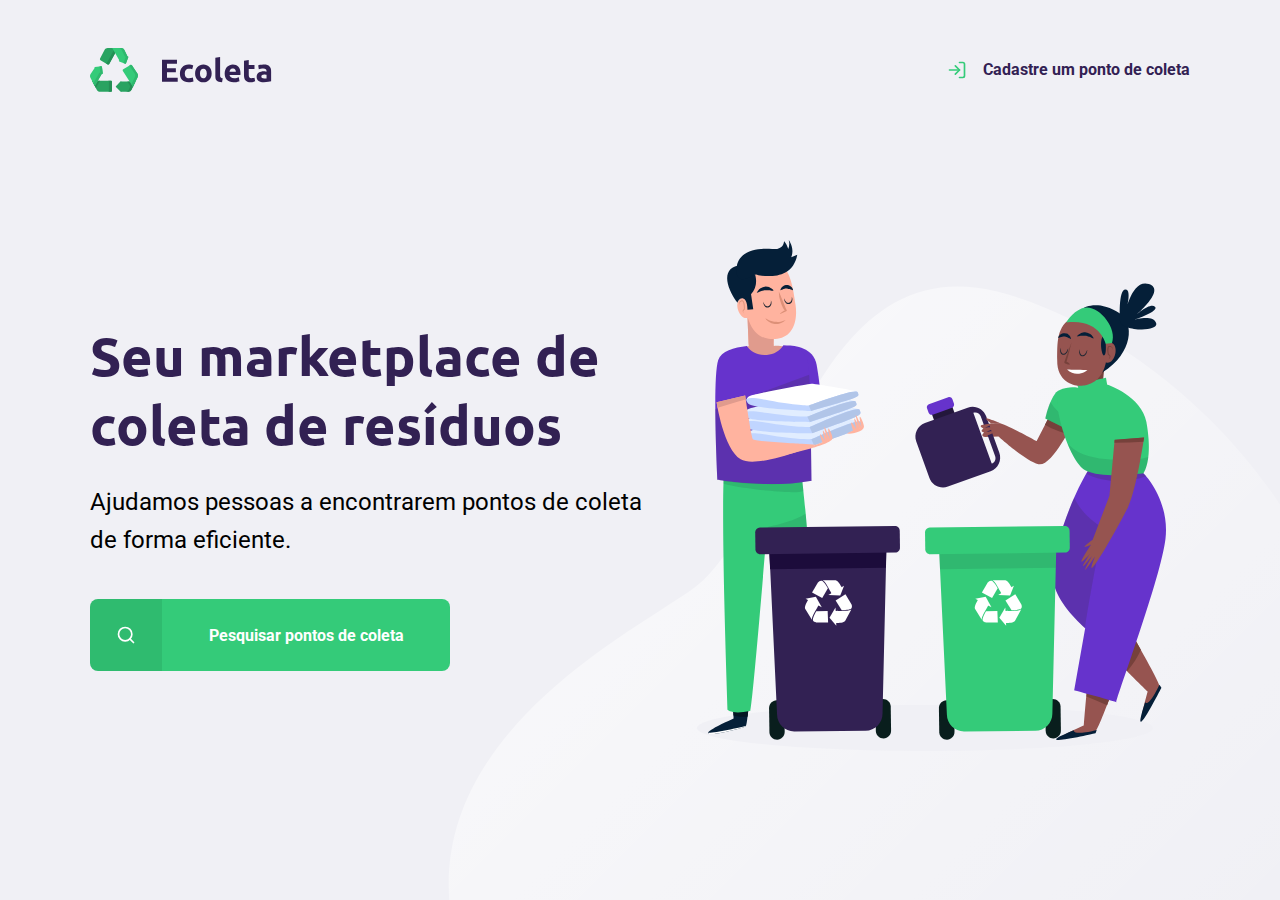
<file: index.html>
<!DOCTYPE html>
<html lang="en">
    <head>
        <meta charset="UTF-8" />
        <meta name="viewport" content="width=device-width, initial-scale=1.0" />
        <title>Ecoleta</title>
        <link
            href="https://fonts.googleapis.com/css2?family=Roboto&family=Ubuntu:wght@700display=swap"
            rel="stylesheet"
        />
        <link rel="stylesheet" href="./css/main.css" />
    </head>

    <body>
        <div id="page-home">
            <div class="content">
                <header>
                    <img src="/assets/logo.svg" alt="Logomarca" />
                    <a href="http://google.com.br">
                        <span></span>
                        Cadastre um ponto de coleta</a
                    >
                </header>

                <main>
                    <h1>Seu marketplace de coleta de resíduos</h1>
                    <p>
                        Ajudamos pessoas a encontrarem pontos de coleta de forma
                        eficiente.
                    </p>
                    <a href="#">
                        <span></span>
                        <strong>
                            Pesquisar pontos de coleta
                        </strong>
                    </a>
                </main>
            </div>
        </div>
    </body>
</html>
</file>
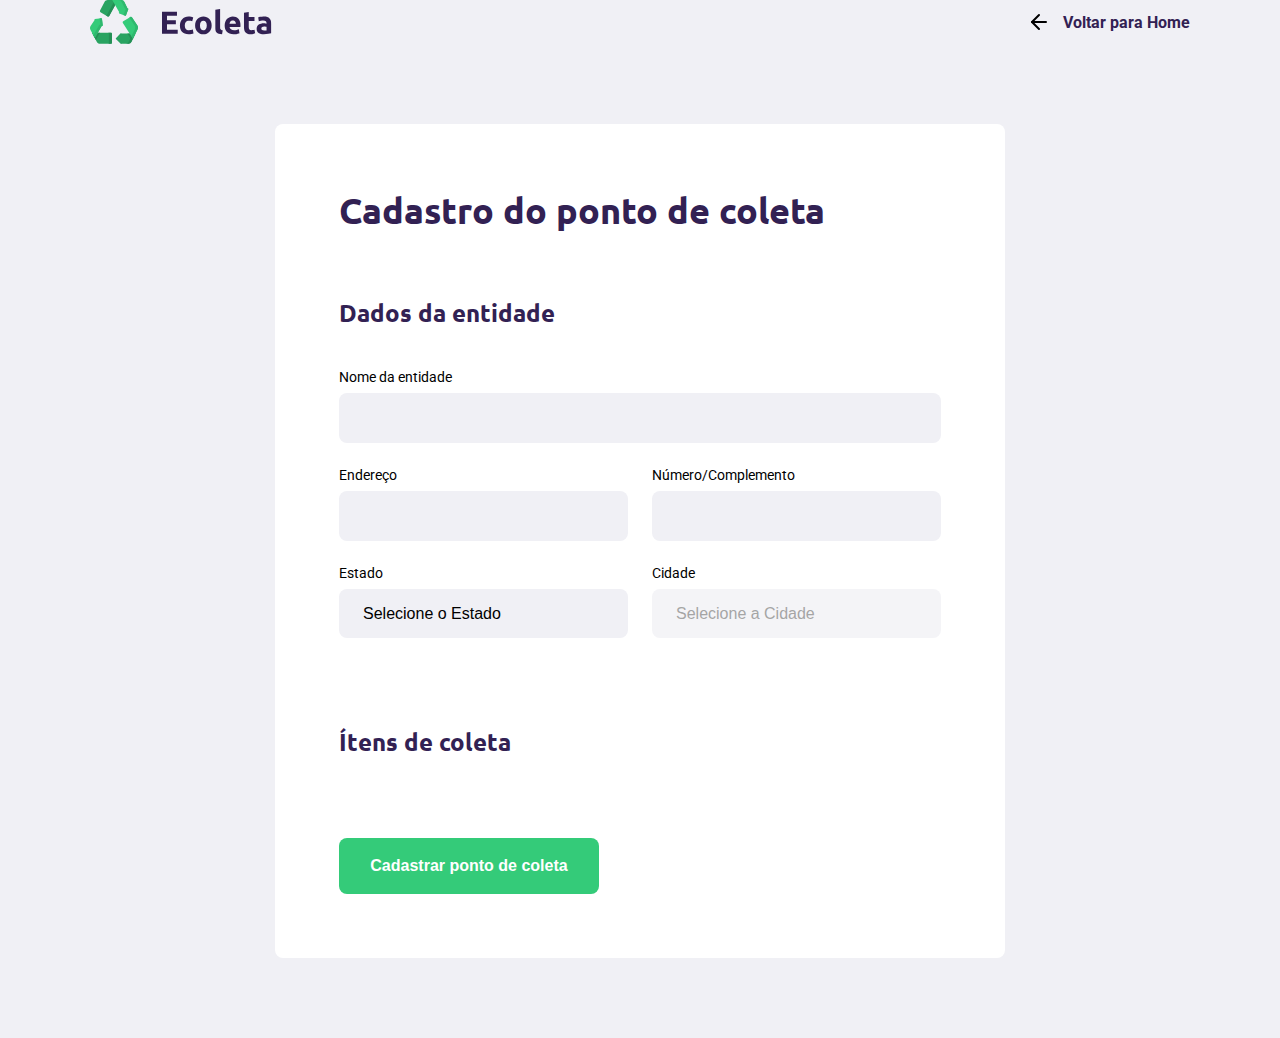
<file: create-point.html>
<!DOCTYPE html>
<html lang="pt_br">
    <head>
        <meta charset="UTF-8" />
        <meta name="viewport" content="width=device-width, initial-scale=1.0" />
        <title>Ecoleta</title>
        <link
            href="https://fonts.googleapis.com/css2?family=Roboto&family=Ubuntu:wght@700display=swap"
            rel="stylesheet"
        />

        <link rel="stylesheet" href="./css/main.css" />
        <link rel="stylesheet" href="./css/create-point.css" />
        <link rel="stylesheet" href="./css/resposive.css" />
    </head>

    <body>
        <div id="page-create-point">
            <header>
                <img src="./assets/logo.svg" alt="Logomarca" />
                <a href="http://google.com.br">
                    <span></span>
                    Voltar para Home
                </a>
            </header>

            <form action="">
                <h1>Cadastro do ponto de coleta</h1>

                <fieldset>
                    <legend>
                        <h2>Dados da entidade</h2>
                    </legend>
                    <div class="field">
                        <label for="name">Nome da entidade</label>
                        <input type="text" name="name" />
                    </div>

                    <div class="field-group">
                        <div class="field">
                            <label for="address">Endereço</label>
                            <input type="text" name="address" />
                        </div>

                        <div class="field">
                            <label for="address2">Número/Complemento</label>
                            <input type="text" name="address2" />
                        </div>
                    </div>

                    <div class="field-group">
                        <div class="field">
                            <label for="state">Estado</label>
                            <select name="uf">
                                <option value="">Selecione o Estado</option>
                            </select>
                            <input type="hidden" name="state">
                        </div>

                        <div class="field">
                            <label for="city">Cidade</label>
                            <select name="city" disabled>
                                <option value="">Selecione a Cidade</option>
                            </select>
                        </div>
                    </div>
                </fieldset>

                <fieldset>
                    <legend>
                        <h2>Ítens de coleta</h2>
                    </legend>
                </fieldset>

                <button type="submit">Cadastrar ponto de coleta</button>
            </form>
        </div>
        <script src="./scripts/create-point.js"></script>
    </body>
</html>
</file>
<file: css/main.css>
:root {
    --title-color: #322153;
    --primary-color: #34cb79;
}

* {
    margin: 0;
    padding: 0;
}

html {
    font-family: 'Roboto', sans-serif;
}

body {
    background: #f0f0f5;
    -webkit-font-smoothing: antialiased;
}

a {
    text-decoration: none;
}

h1,
h2,
h3,
h4,
h5,
h6 {
    font-family: 'Ubuntu', sans-serif;
    color: var(--title-color);
}

#page-home {
    height: 100vh;
    background: url("../assets/home-background.svg") no-repeat;
    background-position: 35vw bottom;
}

#page-home .content {
    height: 100%;
    width: 90%;
    max-width: 1100px;
    margin: 0 auto;
    display: flex;
    flex-direction: column;
}

#page-home header {
    margin-top: 48px;
    display: flex;
    align-items: center;
    justify-content: space-between;
}

#page-home header a {
    display: flex;
    color: var(--title-color);
    font-weight: 700;
    text-decoration: none;
}

#page-home header a span {
    margin-right: 16px;
    display: flex;
    background-image: url("../assets/log-in.svg");
    width: 20px;
    height: 20px;
}

#page-home main {
    max-width: 560px;
    flex: 1;
    display: flex;
    flex-direction: column;
    justify-content: center;
}

#page-home main h1 {
    font-size: 54px;
}

#page-home main p {
    font-size: 24px;
    line-height: 38px;
    margin-top: 24px;
}

#page-home main a {
    width: 100%;
    max-width: 360px;
    height: 72px;
    border-radius: 8px;
    display: flex;
    align-items: center;
    margin-top: 40px;
    background-color: var(--primary-color);
    transition: 400ms;
}

#page-home main a:hover {
    background-color: #2fb86e;
}

#page-home main a span {
    width: 72px;
    height: 72px;

    border-top-left-radius: 8px;
    border-bottom-left-radius: 8px;

    background-color: rgba(0, 0, 0, 0.08);
    display: flex;
    align-items: center;
    justify-content: center;
}

#page-home main a span::after {
    content: "";
    background-image: url("../assets/search.svg");
    width: 20px;
    height: 20px;
}

#page-home main a strong {
    color: white;
    flex: 1;
    text-align: center;
}

@media(max-width:900px) {
    #page-home {
        background-position: 70vw;
    }

    #page-home content {
        align-items: center;
        text-align: center;
    }
    #page-home header a {
        position: absolute;
        bottom:48px;

        left: 50%;
        transform: translateX(-50%);
    }
    #page-home main{
        align-items: center;
    }
}
</file>
<file: css/create-point.css>
#page-create-point {
    width: 90%;
    max-width: 1100px;

    margin: 0 auto;
}

#page-create-point header {
    display: flex;
    justify-content: space-between;
    align-items: center;
}

#page-create-point header a {
    color: var(--title-color);
    font-weight: bold;

    display: flex;
    align-items: center;
}

#page-create-point header a span {
    background-image: url("../assets/arrow-left.svg");

    display: flex;
    width: 20px;
    height: 24px;
    margin-right: 16px;
}

form {
    margin: 80px auto;
    background-color: white;
    padding: 64px;
    border-radius: 8px;

    max-width: 730px;

    box-sizing: border-box;
}

form h1 {
    font-size: 36px;
}

form fieldset {
    margin-top: 64px;
    border: 0;
}

form legend {
    margin-bottom: 40px;
}

form legend h2 {
    font-size: 24px;
}

form .field {
    display: flex;
    flex: 1;
    flex-direction: column;
    margin-bottom: 24px;
}

form .field-group {
    display: flex;
}

form input,
form select {
    background-color: #f0f0f5;
    border: 0;
    padding: 16px 24px;
    font-size: 16px;
    outline: none;
    border-radius: 8px;
}

form select {
    -webkit-appearance: none;
    -moz-appearance: none;
    appearance: none;
}

form label{
    font-size: 14px;
    margin-bottom: 8px;
}

form .field-group .field+.field{
    margin-left: 24px;
}

form button{
    width: 260px;
    height: 56px;
    background-color: var(--primary-color);
    border-radius: 8px;

    color: white;
    font-weight: bold;
    font-size: 16px;

    border:0;
    margin-top: 40px;

    transition-duration:400ms;
}

form button:hover{
    background-color: #2fb86e;
}
</file>
<file: css/resposive.css>
@media(max-width:900px) {
    #page-home {
        background-position: 70vw;
    }

    #page-home content {
        align-items: center;
        text-align: center;
    }
    #page-home header a {
        position: absolute;
        bottom:48px;

        left: 50%;
        transform: translateX(-50%);
    }
    #page-home main{
        align-items: center;
    }
}


@media(min-width:1700px){
    #page-home{
        background-position-x:40vw;
    }
}

@media(max-height:760px){
    #page-home{
        background-position-y: 200px;
    }
}
</file>
